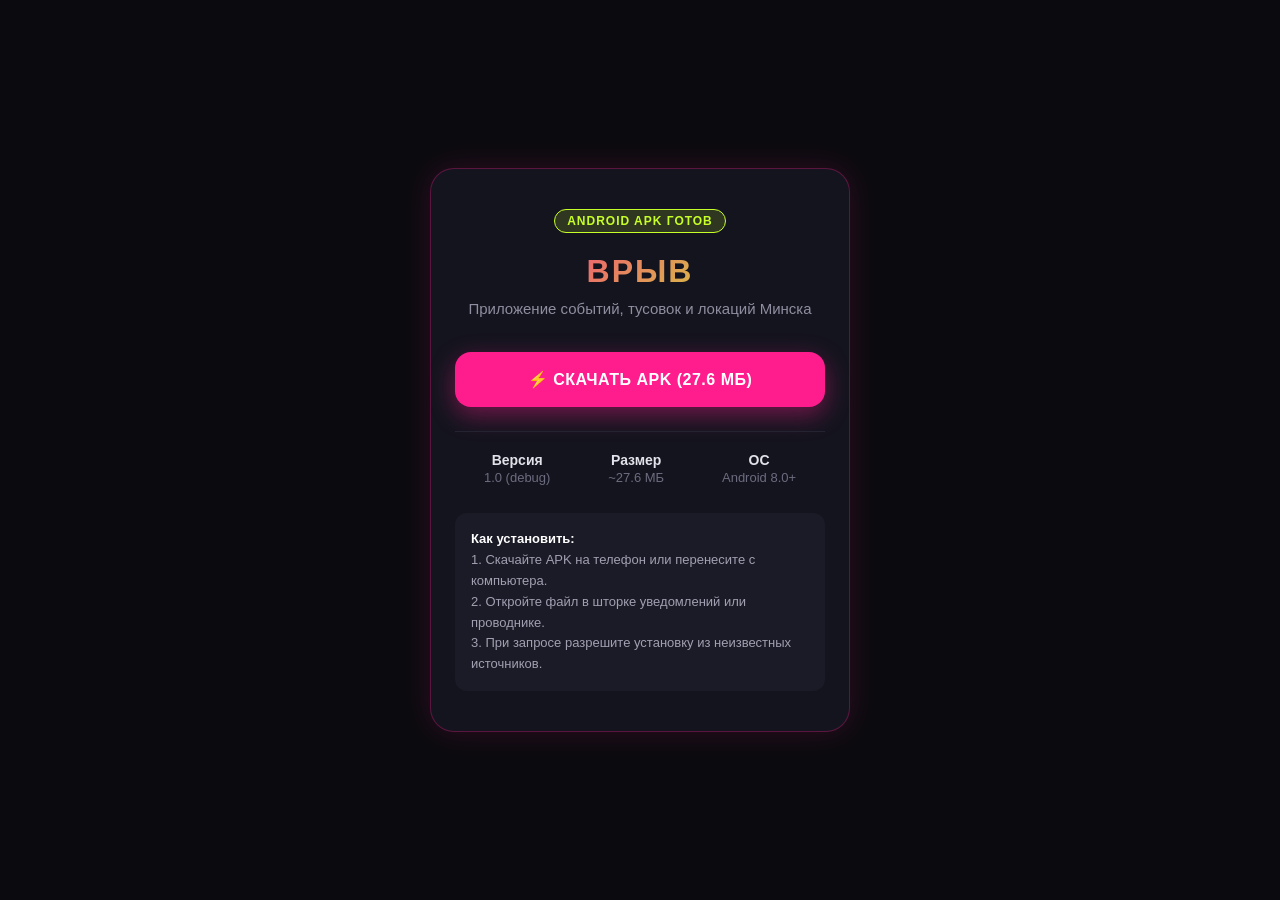
<file: public/index.html>
<!DOCTYPE html>
<html lang="ru">
<head>
  <meta charset="UTF-8">
  <meta name="viewport" content="width=device-width, initial-scale=1.0">
  <title>ВРЫВ — Скачать APK</title>
  <style>
    * {
      box-sizing: border-box;
      margin: 0;
      padding: 0;
      font-family: -apple-system, BlinkMacSystemFont, "Segoe UI", Roboto, Helvetica, Arial, sans-serif;
    }
    body {
      background-color: #0B0B0F;
      color: #FFFFFF;
      min-height: 100vh;
      display: flex;
      flex-direction: column;
      align-items: center;
      justify-content: center;
      padding: 24px;
      text-align: center;
    }
    .card {
      background: #14141E;
      border: 1px solid rgba(255, 29, 142, 0.3);
      box-shadow: 0 0 30px rgba(255, 29, 142, 0.15);
      border-radius: 24px;
      padding: 40px 24px;
      max-width: 420px;
      width: 100%;
    }
    .badge {
      display: inline-block;
      background: rgba(199, 255, 40, 0.15);
      color: #C7FF28;
      border: 1px solid #C7FF28;
      padding: 4px 12px;
      border-radius: 999px;
      font-size: 12px;
      font-weight: 700;
      letter-spacing: 1px;
      margin-bottom: 20px;
      text-transform: uppercase;
    }
    h1 {
      font-size: 32px;
      font-weight: 900;
      letter-spacing: 2px;
      margin-bottom: 8px;
      background: linear-gradient(135deg, #FF1D8E 0%, #C7FF28 100%);
      -webkit-background-clip: text;
      -webkit-text-fill-color: transparent;
    }
    p.subtitle {
      color: #8E8EA0;
      font-size: 15px;
      margin-bottom: 32px;
      line-height: 1.5;
    }
    .btn-download {
      display: block;
      background: #FF1D8E;
      color: #FFFFFF;
      text-decoration: none;
      font-weight: 800;
      font-size: 16px;
      padding: 18px 24px;
      border-radius: 16px;
      box-shadow: 0 8px 24px rgba(255, 29, 142, 0.4);
      transition: all 0.2s ease;
      letter-spacing: 0.5px;
    }
    .btn-download:hover {
      background: #E0137B;
      transform: translateY(-2px);
      box-shadow: 0 12px 28px rgba(255, 29, 142, 0.6);
    }
    .meta {
      margin-top: 24px;
      display: flex;
      justify-content: space-around;
      border-top: 1px solid #232332;
      padding-top: 20px;
      font-size: 13px;
      color: #6C6C80;
    }
    .meta span strong {
      color: #E2E2EA;
      display: block;
      margin-bottom: 2px;
      font-size: 14px;
    }
    .instructions {
      margin-top: 28px;
      background: #1B1B27;
      border-radius: 12px;
      padding: 16px;
      text-align: left;
      font-size: 13px;
      color: #A0A0B2;
      line-height: 1.6;
    }
    .instructions strong {
      color: #FFFFFF;
    }
  </style>
</head>
<body>
  <div class="card">
    <div class="badge">Android APK готов</div>
    <h1>ВРЫВ</h1>
    <p class="subtitle">Приложение событий, тусовок и локаций Минска</p>

    <a href="/app-debug.apk" download="vryv-minsk.apk" class="btn-download">
      ⚡ СКАЧАТЬ APK (27.6 МБ)
    </a>

    <div class="meta">
      <span><strong>Версия</strong> 1.0 (debug)</span>
      <span><strong>Размер</strong> ~27.6 МБ</span>
      <span><strong>ОС</strong> Android 8.0+</span>
    </div>

    <div class="instructions">
      <strong>Как установить:</strong><br>
      1. Скачайте APK на телефон или перенесите с компьютера.<br>
      2. Откройте файл в шторке уведомлений или проводнике.<br>
      3. При запросе разрешите установку из неизвестных источников.
    </div>
  </div>
</body>
</html>
</file>
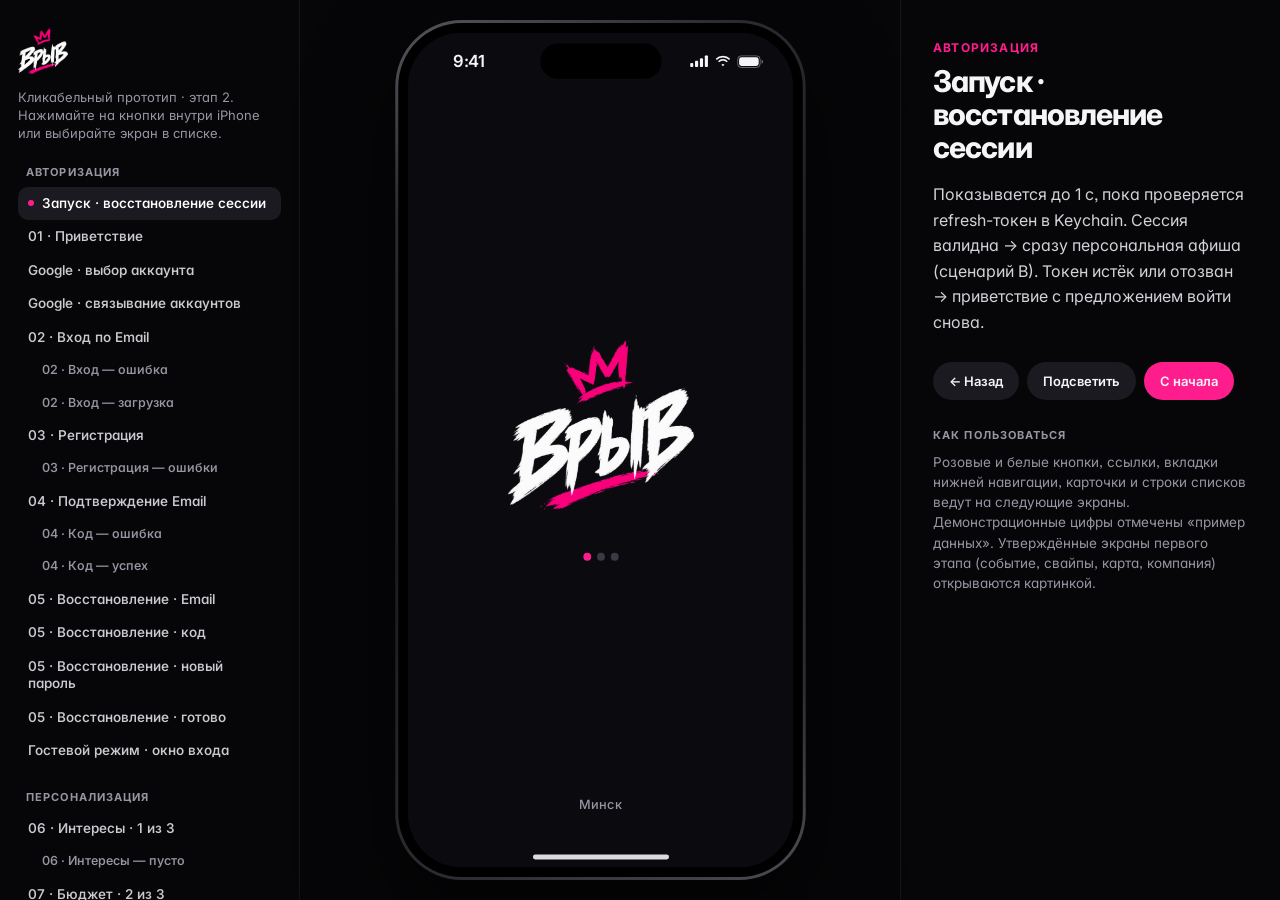
<file: extracted_assets/05_Исходники/prototype/index.html>
<!doctype html><html lang="ru"><head><meta charset="utf-8"><meta name="viewport" content="width=device-width,initial-scale=1">
<title>ВРЫВ — кликабельный прототип</title>
<link rel="stylesheet" href="common.css"><link rel="stylesheet" href="s2.css">
<style>
html,body{height:100%;background:#060608;overflow:hidden}
.app{display:grid;grid-template-columns:300px 1fr 380px;height:100vh}
aside{overflow-y:auto;padding:28px 18px 40px;border-right:1px solid rgba(255,255,255,.06)}
aside img.lg{height:46px}
.gt{font-size:11px;font-weight:700;letter-spacing:.1em;text-transform:uppercase;color:var(--text2);margin:22px 8px 8px}
.it{display:block;padding:8px 10px;border-radius:10px;font-size:13.5px;font-weight:550;color:#C9C9D0;cursor:pointer;line-height:1.3}
.it:hover{background:#141419}.it.on{background:#1A1A20;color:#fff}.it.on:before{content:"";display:inline-block;width:6px;height:6px;border-radius:3px;background:var(--pink);margin-right:8px;vertical-align:2px}
.it.st{padding-left:24px;font-size:12.5px;color:var(--text2)}
main{display:flex;align-items:center;justify-content:center;position:relative}
.device{width:419px;height:878px;border-radius:68px;padding:3px;position:relative;background:linear-gradient(150deg,#55555c 0%,#2a2a2f 18%,#1c1c20 50%,#2c2c31 82%,#4c4c53 100%);box-shadow:0 40px 90px rgba(0,0,0,.6);transform-origin:center}
.bezel{border-radius:65px;background:#000;padding:10px;width:100%;height:100%}
.phone{width:393px;height:852px;border-radius:55px;overflow:hidden;position:relative;transform:translateZ(0);background:var(--bg)}
.scroller{position:absolute;inset:0;overflow-y:auto;overflow-x:hidden;scrollbar-width:none}
.scroller::-webkit-scrollbar{display:none}
.island{position:absolute;top:11px;left:50%;transform:translateX(-50%);width:124px;height:36px;border-radius:18px;background:#000;z-index:200;pointer-events:none}
.phone .screen.long .sb,.phone .screen.long .tabbar,.phone .screen.long .homeind,.phone .screen.long .cta-bar,.phone .screen.long .fab,.phone .screen.long .fade-bottom{position:fixed}
.phone .screen.long .sb{background:rgba(11,11,15,.92);backdrop-filter:blur(20px)}
.phone .screen.long .nav{position:fixed;top:54px;background:rgba(11,11,15,.92);backdrop-filter:blur(20px)}
.phone [data-go]:hover{filter:brightness(1.12)}
.hot{position:absolute;cursor:pointer;z-index:50}
.side{padding:40px 32px;overflow-y:auto;border-left:1px solid rgba(255,255,255,.06)}
.kick{font-size:12px;font-weight:700;color:var(--pink);letter-spacing:.1em;text-transform:uppercase}
.side h1{font-size:30px;font-weight:760;letter-spacing:-.03em;line-height:1.1;margin-top:10px}
.side .lg2{font-size:16px;line-height:1.6;color:#D2D2D8;margin-top:18px}
.side .h{font-size:11px;font-weight:700;letter-spacing:.1em;text-transform:uppercase;color:var(--text2);margin-top:28px}
.side .tips{font-size:13.5px;color:var(--text2);line-height:1.5;margin-top:10px}
.ctrl{display:flex;gap:8px;margin-top:26px}
.ctrl button{white-space:nowrap;height:38px;font-size:13px!important;border-radius:20px;border:0;background:#1A1A20;color:var(--text);font:600 14px Inter;padding:0 16px;cursor:pointer}
.ctrl button.p{background:var(--pink)}
.phone .screen.long{padding-bottom:140px}
.hl [data-go]{outline:2px solid rgba(199,255,40,.7);outline-offset:-2px}
@media (max-width:1100px){.app{grid-template-columns:1fr}aside,.side{display:none}}
@media (max-width:520px){main{align-items:flex-start}}
</style></head><body>
<div class="app"><aside id="nav"><img class="lg" src="ph/logo.png"><div style="font-size:13px;color:var(--text2);margin-top:10px;line-height:1.4">Кликабельный прототип · этап 2. Нажимайте на кнопки внутри iPhone или выбирайте экран в списке.</div><div id="list"></div></aside>
<main><div class="device" id="dev"><div class="bezel"><div class="phone" id="phone"><div class="scroller" id="sc"></div><div class="island"></div></div></div></div></main>
<section class="side"><div class="kick" id="kk"></div><h1 id="tt"></h1><div class="lg2" id="lg"></div><div id="sts"></div>
<div class="ctrl"><button id="back">← Назад</button><button id="hl">Подсветить</button><button class="p" id="restart">С начала</button></div>
<div class="h">Как пользоваться</div><div class="tips">Розовые и белые кнопки, ссылки, вкладки нижней навигации, карточки и строки списков ведут на следующие экраны. Демонстрационные цифры отмечены «пример данных». Утверждённые экраны первого этапа (событие, свайпы, карта, компания) открываются картинкой.</div></section></div>
<script src="icons.js"></script><script src="s2-lib.js"></script><script src="s2-auth.js"></script><script src="s2-user.js"></script><script src="s2-biz.js"></script><script src="s2-mvp.js"></script>
<script>
const M={};SCREENS.forEach(s=>M[s.id]=s);
const TABHOT=(on)=>{const ids=['homeP','swipes','mapNow','compSearch','prof'];return ids.map((id,k)=>`<div class="hot" data-go="${id}" style="left:${16+k*72}px;bottom:26px;width:72px;height:64px"></div>`).join('')};
const LEG={event:['out/raw/screen_04.png','Страница события (этап 1)',`<div class="hot" data-go="homeP" style="left:16px;top:58px;width:44px;height:44px"></div><div class="hot" data-go="stOk" style="left:16px;bottom:34px;width:170px;height:54px"></div><div class="hot" data-go="compSearch" style="right:16px;bottom:34px;width:180px;height:54px"></div>`],
 swipes:['out/raw/screen_02.png','Свайпы (этап 1)',TABHOT(1)],map:['out/raw/screen_03.png','Карта (этап 1)',TABHOT(2)+`<div class="hot" data-go="filter" style="right:16px;top:58px;width:44px;height:44px"></div>`],company:['out/raw/screen_05.png','Поиск компании (этап 1)',`<div class="hot" data-go="event" style="left:12px;top:58px;width:44px;height:44px"></div>`+TABHOT(3)]};
const GN={auth:'Авторизация',pers:'Персонализация',user:'Личный профиль',biz:'Бизнес',states:'Системные состояния'};
let hist=[];
function list(){let h='',g='';for(const s of SCREENS){if(s.group!==g){g=s.group;h+=`<div class="gt">${GN[g]}</div>`}h+=`<a class="it ${s.state?'st':''}" data-id="${s.id}">${s.title}</a>`}document.getElementById('list').innerHTML=h;
 document.querySelectorAll('.it').forEach(a=>a.onclick=()=>go(a.dataset.id))}
function go(id,push=true){const sc=document.getElementById('sc');const cur=location.hash.slice(1);if(push&&cur&&cur!==id)hist.push(cur);
 if(LEG[id]){sc.innerHTML=`<div class="screen"><img src="${LEG[id][0]}" style="width:100%;height:100%;display:block">${LEG[id][2]}</div>`;setSide('Этап 1 · утверждено',LEG[id][1],'Экран из первого этапа без изменений. Отсюда можно вернуться в новые сценарии через нижнюю навигацию.',null)}
 else{const s=M[id]||M.splash;sc.innerHTML=s.html;setSide(GN[s.group],s.title,s.logic,s.states);id=s.id}
 sc.scrollTop=0;history.replaceState(null,'','#'+id);document.querySelectorAll('.it').forEach(a=>a.classList.toggle('on',a.dataset.id===id));
 sc.querySelectorAll('[data-go]').forEach(el=>el.addEventListener('click',e=>{e.stopPropagation();if(el.dataset.rctx)window.RCTX=el.dataset.rctx;if(el.dataset.go==='back'){const p=hist.pop();go(p||'homeP',false)}else go(el.dataset.go)}));
 if(id==='splash')setTimeout(()=>{if(location.hash==='#splash')go('welcome')},1600)}
function setSide(k,t,l,st){kk.textContent=k;tt.textContent=t;lg.textContent=l;sts.innerHTML=st?`<div class="h">Состояния</div><div style="display:flex;gap:8px;flex-wrap:wrap;margin-top:10px">${st.map(x=>`<button class="chip" style="border:0;cursor:pointer;font:600 13px Inter" onclick="go('${x}')">${M[x].title.split(' — ')[1]||M[x].title}</button>`).join('')}</div>`:''}
back.onclick=()=>{const p=hist.pop();if(p)go(p,false)};restart.onclick=()=>{hist=[];go('splash')};
hl.onclick=()=>document.getElementById('phone').classList.toggle('hl');
function fit(){const d=document.getElementById('dev');const H=window.innerHeight-40,W=document.querySelector('main').clientWidth-20;const s=Math.min(1,H/878,W/419);d.style.transform=`scale(${s})`}
window.addEventListener('resize',fit);list();fit();go(location.hash.slice(1)||'splash',false);
</script></body></html>
</file>
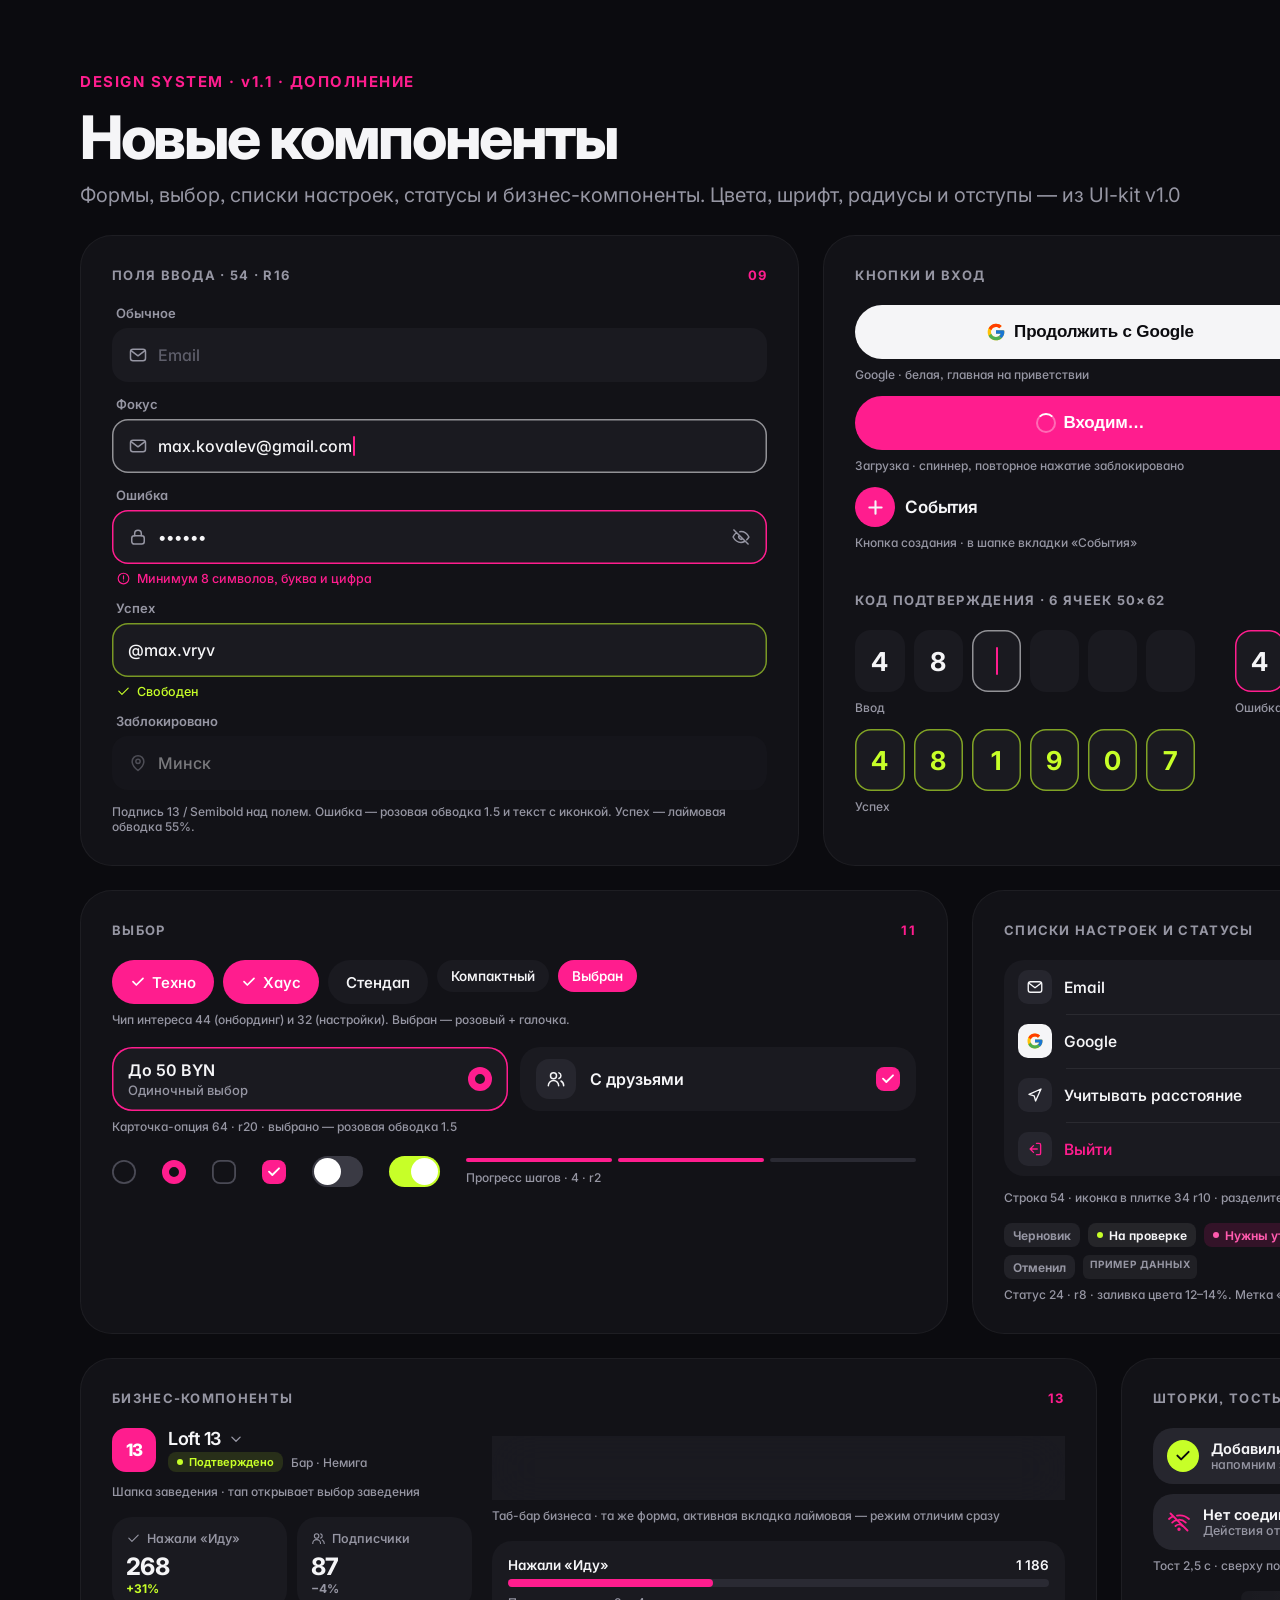
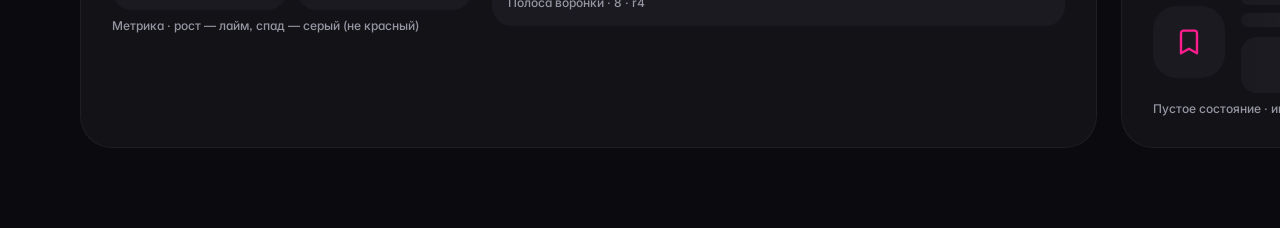
<file: extracted_assets/05_Исходники/prototype/uikit2.html>
<!doctype html><html lang="ru"><head><meta charset="utf-8"><link rel="stylesheet" href="common.css"><link rel="stylesheet" href="s2.css">
<style>body{background:var(--bg)}#st{width:1920px;padding:72px 80px 80px;background:var(--bg)}
.grid{display:grid;grid-template-columns:repeat(12,1fr);gap:24px;margin-top:28px}
.panel{background:#121217;border-radius:32px;padding:32px;box-shadow:inset 0 0 0 1px rgba(255,255,255,.05)}
.pt{font-size:13px;font-weight:700;letter-spacing:.1em;text-transform:uppercase;color:var(--text2);margin-bottom:22px;display:flex;justify-content:space-between}.pt b{color:var(--pink)}
.c2{font-size:12px;color:var(--text2);margin-top:8px;font-weight:500}
</style></head><body><script src="icons.js"></script><script src="s2-lib.js"></script><div id="st"></div><script>
document.getElementById('st').innerHTML=`
<div style="display:flex;justify-content:space-between;align-items:flex-end"><div><div style="font-size:15px;font-weight:700;color:var(--pink);letter-spacing:.1em">DESIGN SYSTEM · v1.1 · ДОПОЛНЕНИЕ</div><div style="font-size:60px;font-weight:780;letter-spacing:-.04em;margin-top:10px">Новые компоненты</div><div style="font-size:20px;color:var(--text2);margin-top:10px">Формы, выбор, списки настроек, статусы и бизнес-компоненты. Цвета, шрифт, радиусы и отступы — из UI-kit v1.0</div></div><img src="ph/logo.png" style="height:110px"></div>
<div class="grid">
<div class="panel" style="grid-column:span 5"><div class="pt">Поля ввода · 54 · r16 <b>09</b></div>
${FIELD('Обычное','Email',{ph:true,icon:'mail'})}${FIELD('Фокус','max.kovalev@gmail.com',{icon:'mail',st:'focus'})}${FIELD('Ошибка','••••••',{icon:'lock',st:'err',right:ic('eyeOff'),hint:'Минимум 8 символов, буква и цифра',hst:'err'})}${FIELD('Успех','@max.vryv',{st:'ok',hint:'Свободен',hst:'ok'})}${FIELD('Заблокировано','Минск',{st:'dis',icon:'pin'})}
<div class="c2" style="margin-top:14px">Подпись 13 / Semibold над полем. Ошибка — розовая обводка 1.5 и текст с иконкой. Успех — лаймовая обводка 55%.</div></div>
<div class="panel" style="grid-column:span 7"><div class="pt">Кнопки и вход <b>10</b></div>
<div style="display:grid;grid-template-columns:1fr 1fr;gap:14px">
<div><button class="btn white">${GOOGLE}Продолжить с Google</button><div class="c2">Google · белая, главная на приветствии</div></div>
<div><button class="btn sec">${ic('mail','style="width:20px;height:20px"')}Войти по Email</button><div class="c2">Email ВРЫВ · вторичная</div></div>
<div><button class="btn pri"><span class="spin"></span>Входим…</button><div class="c2">Загрузка · спиннер, повторное нажатие заблокировано</div></div>
<div><button class="btn dis">Продолжить · 1</button><div class="c2">Неактивна · #2A2A33</div></div>
<div><div style="display:flex;gap:10px;align-items:center"><div class="ibtn" style="background:var(--pink)">${ic('plus','style="stroke-width:2.4"')}</div><span class="t-h3">События</span></div><div class="c2">Кнопка создания · в шапке вкладки «События»</div></div>
<div><button class="btn ghost">Создать ещё одно</button><div class="c2">Текстовая</div></div></div>
<div class="pt" style="margin-top:28px">Код подтверждения · 6 ячеек 50×62 <b></b></div>
<div style="display:flex;gap:40px"><div style="width:340px"><div class="code" style="margin-top:0"><div>4</div><div>8</div><div class="f"><span class="caret" style="height:28px"></span></div><div></div><div></div><div></div></div><div class="c2">Ввод</div></div><div style="width:340px"><div class="code err" style="margin-top:0"><div>4</div><div>8</div><div>1</div><div>9</div><div>0</div><div>2</div></div><div class="c2">Ошибка</div></div></div>
<div class="code ok" style="margin-top:14px;width:340px"><div>4</div><div>8</div><div>1</div><div>9</div><div>0</div><div>7</div></div><div class="c2">Успех</div></div>

<div class="panel" style="grid-column:span 6"><div class="pt">Выбор <b>11</b></div>
<div style="display:flex;flex-wrap:wrap;gap:9px">${['Техно','Хаус','Стендап'].map((t,i)=>`<div class="chip big ${i<2?'sel':''}">${i<2?ic('check','style="width:16px;height:16px;stroke-width:2.6"'):''}${t}</div>`).join('')}<div class="chip" style="height:32px;font-size:13.5px">Компактный</div><div class="chip sel" style="height:32px;font-size:13.5px">Выбран</div></div>
<div class="c2">Чип интереса 44 (онбординг) и 32 (настройки). Выбран — розовый + галочка.</div>
<div style="display:grid;grid-template-columns:1fr 1fr;gap:12px;margin-top:20px"><div class="opt on" style="margin:0"><div style="flex:1"><div>До 50 BYN</div><div class="sub2">Одиночный выбор</div></div><div class="radio on"></div></div><div class="opt" style="margin:0"><div class="oico">${ic('users')}</div><div style="flex:1">С друзьями</div><div class="cbx on">${ic('check')}</div></div></div>
<div class="c2">Карточка-опция 64 · r20 · выбрано — розовая обводка 1.5</div>
<div style="display:flex;gap:26px;align-items:center;margin-top:22px"><div class="radio"></div><div class="radio on"></div><div class="cbx"></div><div class="cbx on">${ic('check')}</div><div class="tg"></div><div class="tg on"></div><div style="flex:1"><div class="prog" style="margin:0"><i class="on"></i><i class="on"></i><i></i></div><div class="c2">Прогресс шагов · 4 · r2</div></div></div></div>

<div class="panel" style="grid-column:span 6"><div class="pt">Списки настроек и статусы <b>12</b></div>
<div class="grp">${LI('mail','Email','max.kovalev@gmail.com')}<div class="li"><div class="lico" style="background:#F5F5F7">${GOOGLE.replace('width="20" height="20"','width="18" height="18"')}</div><span>Google</span><span class="v"><span class="status st-ok" style="height:22px"><i></i>Подключён</span>${ic('chevR')}</span></div>${LI('locate','Учитывать расстояние','',{tg:true})}${LI('logout','Выйти','',{danger:true,chev:false})}</div>
<div class="c2">Строка 54 · иконка в плитке 34 r10 · разделитель с отступом 62</div>
<div style="display:flex;gap:8px;flex-wrap:wrap;margin-top:18px"><span class="status st-mute">Черновик</span><span class="status st-wait"><i style="background:var(--lime)"></i>На проверке</span><span class="status st-pink"><i></i>Нужны уточнения</span><span class="status st-ok"><i></i>Подтверждено</span><span class="status st-mute" style="text-decoration:line-through">Отклонено</span><span class="status st-pink"><i></i>Собираюсь</span><span class="status st-ok"><i></i>Посетил</span><span class="status st-mute">Отменил</span><span class="demo">пример данных</span></div>
<div class="c2">Статус 24 · r8 · заливка цвета 12–14%. Метка «пример данных» на всех демо-цифрах.</div></div>

<div class="panel" style="grid-column:span 7"><div class="pt">Бизнес-компоненты <b>13</b></div>
<div style="display:flex;gap:20px;align-items:flex-start"><div style="width:360px">${BIZHEAD()}<div class="c2" style="margin-top:12px">Шапка заведения · тап открывает выбор заведения</div>
<div class="kpis" style="margin-top:18px"><div class="kpi"><div class="l">${ic('check')}Нажали «Иду»</div><div class="n">268</div><div class="dl">+31%</div></div><div class="kpi"><div class="l">${ic('users')}Подписчики</div><div class="n">87</div><div class="dl neg">−4%</div></div></div><div class="c2">Метрика · рост — лайм, спад — серый (не красный)</div></div>
<div style="flex:1"><div style="position:relative;height:80px"><div class="tabbar biztab" style="left:0;right:0;bottom:8px">${[['grid','Обзор'],['calendar','События'],['chart','Аудитория'],['chat','Сообщения'],['gear','Настройки']].map(([i,l],k)=>`<div class="tab ${k===0?'on':''}">${ic(i)}<span>${l}</span></div>`).join('')}</div></div><div class="c2" style="margin-top:0">Таб-бар бизнеса · та же форма, активная вкладка лаймовая — режим отличим сразу</div>
<div style="margin-top:18px;background:var(--card);border-radius:20px;padding:16px"><div style="display:flex;justify-content:space-between;font-size:13.5px;font-weight:600"><span>Нажали «Иду»</span><span>1 186</span></div><div style="height:8px;border-radius:4px;background:#2A2A33;margin-top:6px"><div style="height:8px;border-radius:4px;background:var(--pink);width:38%"></div></div><div class="c2">Полоса воронки · 8 · r4</div></div></div></div></div>

<div class="panel" style="grid-column:span 5"><div class="pt">Шторки, тосты, пустые <b>14</b></div>
<div class="toast" style="position:static;box-shadow:none"><div style="width:32px;height:32px;border-radius:50%;background:var(--lime);color:#0B0B0F;display:flex;align-items:center;justify-content:center">${ic('check','style="width:18px;height:18px;stroke-width:2.6"')}</div><div style="flex:1"><div style="font-size:14.5px;font-weight:650">Добавили в планы</div><div class="t-cap" style="font-size:12.5px">напомним за 3 часа</div></div><span class="link" style="font-size:14px">Отменить</span></div>
<div class="toast" style="position:static;box-shadow:none;margin-top:10px">${ic('wifiOff','style="color:var(--pink)"')}<div style="flex:1"><div style="font-size:14.5px;font-weight:650">Нет соединения</div><div class="t-cap" style="font-size:12.5px">Действия отправим позже</div></div><button class="btn sec sm" style="height:32px;padding:0 12px;font-size:13px">Повторить</button></div>
<div class="c2">Тост 2,5 с · сверху под Dynamic Island</div>
<div style="display:flex;gap:16px;margin-top:18px;align-items:center"><div style="width:72px;height:72px;border-radius:24px;background:var(--card);display:flex;align-items:center;justify-content:center;color:var(--pink)">${ic('bookmark','style="width:32px;height:32px"')}</div><div style="flex:1"><div class="skel" style="height:14px;width:70%"></div><div class="skel" style="height:14px;width:45%;margin-top:8px"></div><div class="skel" style="height:56px;margin-top:10px;border-radius:16px"></div></div></div>
<div class="c2">Пустое состояние · иконка в плитке 72–84 · скелетоны повторяют раскладку</div></div>
</div>`;
</script></body></html>
</file>
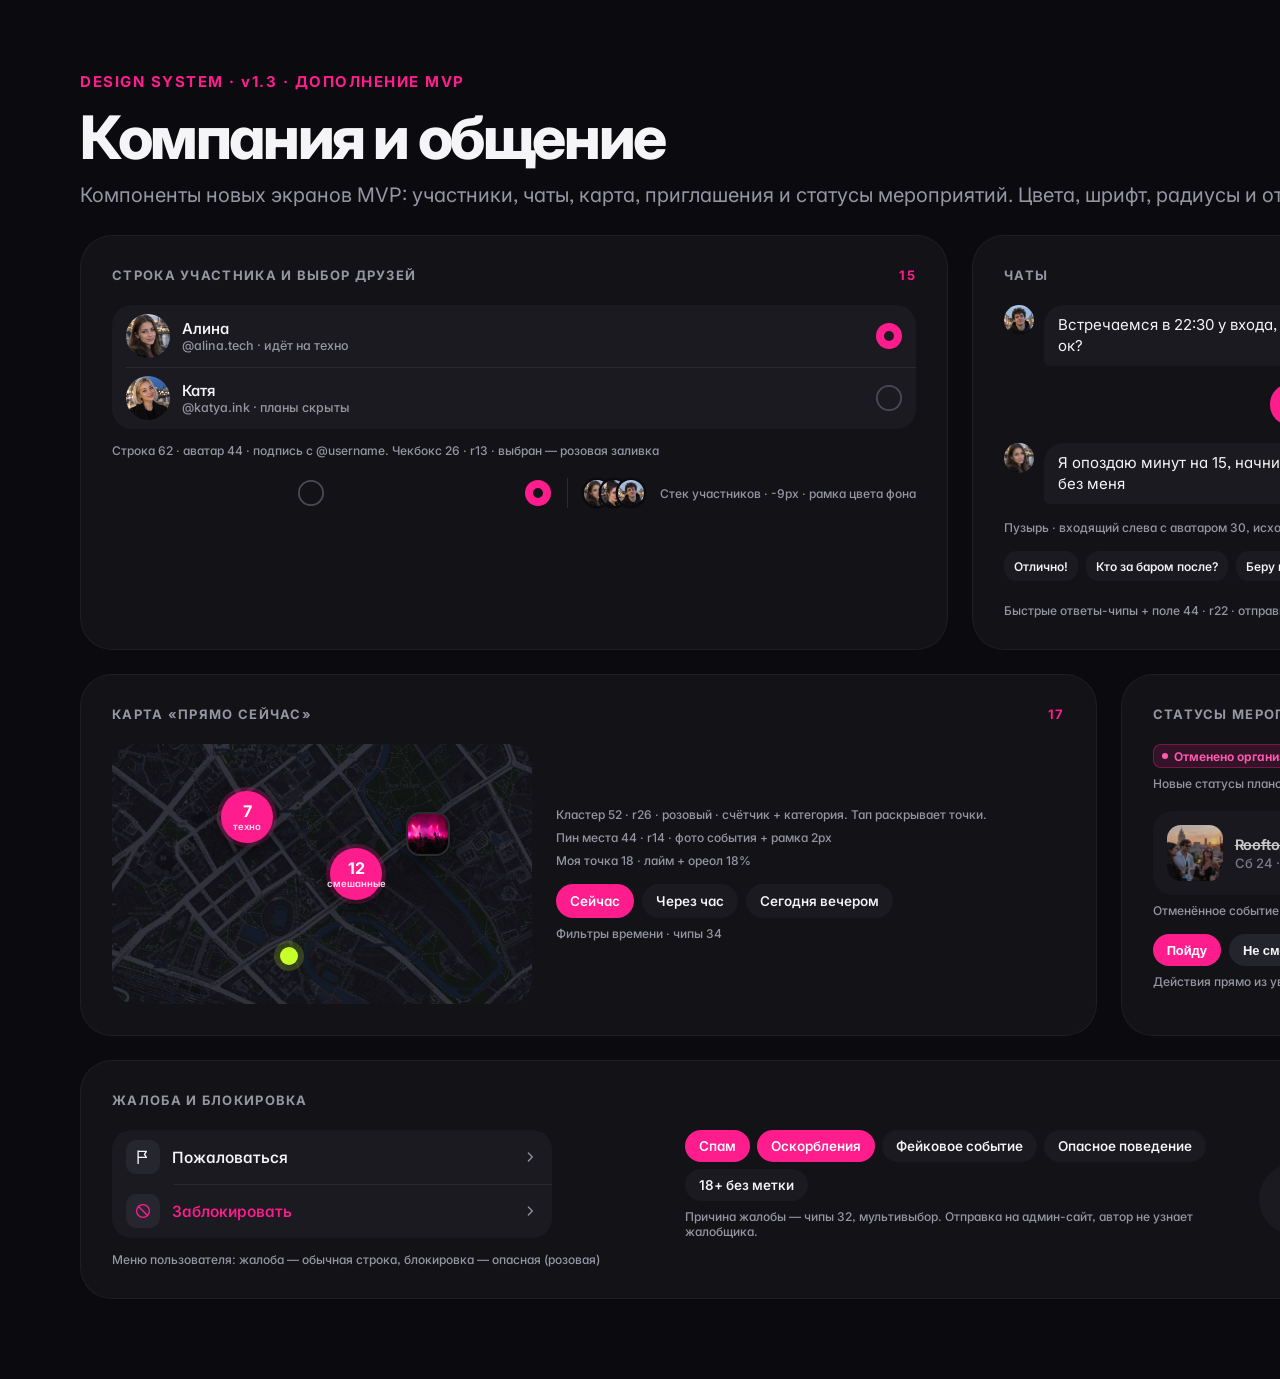
<file: extracted_assets/05_Исходники/prototype/uikit3.html>
<!doctype html><html lang="ru"><head><meta charset="utf-8"><link rel="stylesheet" href="common.css"><link rel="stylesheet" href="s2.css">
<style>body{background:var(--bg)}#st{width:1920px;padding:72px 80px 80px;background:var(--bg)}
.grid{display:grid;grid-template-columns:repeat(12,1fr);gap:24px;margin-top:28px}
.panel{background:#121217;border-radius:32px;padding:32px;box-shadow:inset 0 0 0 1px rgba(255,255,255,.05)}
.pt{font-size:13px;font-weight:700;letter-spacing:.1em;text-transform:uppercase;color:var(--text2);margin-bottom:22px;display:flex;justify-content:space-between}.pt b{color:var(--pink)}
.c2{font-size:12px;color:var(--text2);margin-top:8px;font-weight:500}
</style></head><body><script src="icons.js"></script><script src="s2-lib.js"></script><div id="st"></div><script>
document.getElementById('st').innerHTML=`
<div style="display:flex;justify-content:space-between;align-items:flex-end"><div><div style="font-size:15px;font-weight:700;color:var(--pink);letter-spacing:.1em">DESIGN SYSTEM · v1.3 · ДОПОЛНЕНИЕ MVP</div><div style="font-size:60px;font-weight:780;letter-spacing:-.04em;margin-top:10px">Компания и общение</div><div style="font-size:20px;color:var(--text2);margin-top:10px">Компоненты новых экранов MVP: участники, чаты, карта, приглашения и статусы мероприятий. Цвета, шрифт, радиусы и отступы — из UI-kit v1.0</div></div><img src="ph/logo.png" style="height:110px"></div>
<div class="grid">
<div class="panel" style="grid-column:span 6"><div class="pt">Строка участника и выбор друзей <b>15</b></div>
<div class="grp">${[['av1','Алина','@alina.tech · идёт на техно',1],['av3','Катя','@katya.ink · планы скрыты',0]].map(([a,n,s,on])=>`<div class="li noi" style="min-height:62px">${AV(a,44)}<div><div style="font-size:15px">${n}</div><div class="t-cap" style="font-size:12.5px">${s}</div></div><div class="chk ${on?'on':''}"></div></div>`).join('')}</div>
<div class="c2">Строка 62 · аватар 44 · подпись с @username. Чекбокс 26 · r13 · выбран — розовая заливка</div>
<div style="display:flex;gap:16px;align-items:center;margin-top:20px"><div class="chk"></div><div class="chk on"></div><div style="width:1px;height:30px;background:#2A2A33"></div><div class="stack">${AV('av1',26)}${AV('av5',26)}${AV('av4',26)}</div><div class="c2" style="margin:0">Стек участников · -9px · рамка цвета фона</div></div></div>

<div class="panel" style="grid-column:span 6"><div class="pt">Чаты <b>16</b></div>
<div style="display:flex;flex-direction:column;gap:10px;max-width:520px">
<div style="display:flex;gap:10px">${AV('av4',30)}<div class="bubble in">Встречаемся в 22:30 у входа, ок?</div></div>
<div style="display:flex;gap:10px;justify-content:flex-end"><div class="bubble out">Ок! Займу очередь в гардероб</div></div>
<div style="display:flex;gap:10px">${AV('av1',30)}<div class="bubble in">Я опоздаю минут на 15, начните без меня</div></div></div>
<div class="c2">Пузырь · входящий слева с аватаром 30, исходящий справа · розовый</div>
<div style="display:flex;gap:8px;margin-top:16px">${['Отлично!','Кто за баром после?','Беру подругу'].map(t=>`<span class="chip sm" style="height:30px">${t}</span>`).join('')}<div style="flex:1"></div><div style="display:flex;gap:10px;align-items:center"><div class="inp" style="flex:1;height:44px;border-radius:22px"><span class="sp ph-t">Сообщение</span></div><div class="ibtn" style="background:var(--pink);width:44px;height:44px;border-radius:22px">${ic('send','style="width:19px;height:19px"')}</div></div></div>
<div class="c2">Быстрые ответы-чипы + поле 44 · r22 · отправка розовой кнопкой</div></div>

<div class="panel" style="grid-column:span 7"><div class="pt">Карта «Прямо сейчас» <b>17</b></div>
<div style="display:flex;gap:24px;align-items:center">
<div style="width:420px;height:260px;border-radius:24px;overflow:hidden;position:relative;background:#0D0D11"><img src="map/minsk_dark.png" style="width:100%;height:100%;object-fit:cover;opacity:.85">
<div class="mcluster" style="top:18%;left:26%"><b>7</b><span>техно</span></div>
<div class="mcluster" style="top:40%;left:52%"><b>12</b><span>смешанные</span></div>
<div class="mpin" style="top:26%;left:70%"><img src="${I('techno')}" style="width:100%;height:100%;object-fit:cover;border-radius:12px"></div>
<div style="position:absolute;left:40%;top:78%;width:18px;height:18px;border-radius:9px;background:var(--lime);box-shadow:0 0 0 6px rgba(199,255,40,.18)"></div></div>
<div style="flex:1">
<div class="c2" style="margin:0">Кластер 52 · r26 · розовый · счётчик + категория. Тап раскрывает точки.</div>
<div class="c2">Пин места 44 · r14 · фото события + рамка 2px</div>
<div class="c2">Моя точка 18 · лайм + ореол 18%</div>
<div style="display:flex;gap:8px;margin-top:16px">${['Сейчас','Через час','Сегодня вечером'].map((t,i)=>`<div class="chip ${i?'':'on'}" style="height:34px;font-size:13.5px">${t}</div>`).join('')}</div>
<div class="c2">Фильтры времени · чипы 34</div></div></div></div>

<div class="panel" style="grid-column:span 5"><div class="pt">Статусы мероприятий <b>18</b></div>
<div style="display:flex;gap:8px;flex-wrap:wrap"><span class="status st-off"><i></i>Отменено организатором</span><span class="status st-wait"><i></i>Перенесено</span><span class="status st-mute">Завершено</span><span class="status st-off"><i></i>Нет мест</span><span class="status st-wait"><i style="background:var(--lime)"></i>Ждёт ответа</span></div>
<div class="c2">Новые статусы планов: отменено и нет мест — розовые, перенос — ожидание, завершено — серые</div>
<div style="margin-top:20px;background:var(--card);border-radius:20px;padding:14px;display:flex;gap:12px;align-items:center;opacity:.8"><div class="ph" style="width:56px;height:56px;border-radius:14px;flex:none"><img src="${I('rooftop')}"></div><div style="flex:1"><div class="t-h3" style="font-size:14.5px;text-decoration:line-through">Rooftop Sunset Party</div><div class="t-cap" style="margin-top:2px">Сб 24 · 18:00 · план удалён</div></div><span class="status st-off" style="height:22px"><i></i>Отменено</span></div>
<div class="c2">Отменённое событие: зачёркнутый заголовок, карточка приглушена 75%</div>
<div style="display:flex;gap:8px;margin-top:16px">${['Пойду','Не смогу'].map((t,i)=>`<button class="btn ${i?'sec':'pri'} sm" style="height:32px;padding:0 14px;font-size:13px">${t}</button>`).join('')}</div>
<div class="c2">Действия прямо из уведомления · кнопки 32</div></div>

<div class="panel" style="grid-column:span 12"><div class="pt">Жалоба и блокировка <b>19</b></div>
<div style="display:flex;gap:24px">
<div style="flex:1"><div class="grp" style="max-width:440px">${LI('flag','Пожаловаться','',{chev:true})}${LI('ban','Заблокировать','',{danger:true,chev:true})}</div><div class="c2">Меню пользователя: жалоба — обычная строка, блокировка — опасная (розовая)</div></div>
<div style="flex:1"><div style="display:flex;flex-wrap:wrap;gap:7px;max-width:560px">${['Спам','Оскорбления','Фейковое событие','Опасное поведение','18+ без метки'].map((t,i)=>`<span class="chip ${i<2?'sel':''}" style="height:32px;font-size:13.5px">${t}</span>`).join('')}</div><div class="c2">Причина жалобы — чипы 32, мультивыбор. Отправка на админ-сайт, автор не узнает жалобщика.</div></div>
<div style="flex:1;display:flex;gap:16px;align-items:center"><div style="width:72px;height:72px;border-radius:36px;background:var(--card);display:flex;align-items:center;justify-content:center">${ic('ban','style="width:34px;height:34px;color:var(--pink)"')}</div><div><div class="t-h3">Пользователь заблокирован</div><div class="c2" style="margin-top:4px">Иконка в круге 72 · розовый бан · сообщения скрыты</div></div></div></div></div>
</div>`;
</script></body></html>
</file>
<file: extracted_assets/05_Исходники/prototype/common.css>
@font-face{font-family:Inter;src:url(fonts/Inter.ttf) format('truetype');font-weight:100 900;}
:root{
  --bg:#0B0B0F; --card:#1A1A20; --card2:#24242C; --line:rgba(255,255,255,.07);
  --pink:#FF1D8E; --lime:#C7FF28; --text:#F5F5F7; --text2:#9696A3;
  --r-xl:28px; --r-l:22px; --r-m:16px; --r-s:12px;
}
*{box-sizing:border-box;margin:0;padding:0}
body{background:#000;font-family:Inter,system-ui,sans-serif;color:var(--text);-webkit-font-smoothing:antialiased;font-feature-settings:'cv11','ss03'}
.ico{width:24px;height:24px;fill:none;stroke:currentColor;stroke-width:1.8;stroke-linecap:round;stroke-linejoin:round;flex:none;display:block}
.screen{width:393px;height:852px;position:relative;overflow:hidden;background:var(--bg)}
.screen.long{height:auto;min-height:852px;padding-bottom:110px}

/* status bar */
.sb{position:absolute;top:0;left:0;right:0;height:54px;display:flex;align-items:center;justify-content:space-between;padding:4px 30px 0 46px;z-index:50;font-weight:600;font-size:17px;letter-spacing:-.01em}
.sb .r{display:flex;gap:6px;align-items:center}
.sb svg{display:block}

/* typography */
.t-display{font-size:34px;font-weight:750;letter-spacing:-.035em;line-height:1.05}
.t-title{font-size:26px;font-weight:720;letter-spacing:-.03em;line-height:1.1}
.t-h2{font-size:21px;font-weight:700;letter-spacing:-.025em}
.t-h3{font-size:17px;font-weight:620;letter-spacing:-.015em}
.t-body{font-size:15px;line-height:1.45;color:var(--text2)}
.t-cap{font-size:13px;color:var(--text2);font-weight:500}
.t-micro{font-size:11px;font-weight:600;letter-spacing:.02em}
.muted{color:var(--text2)}

/* chips & buttons */
.chips{display:flex;gap:8px;overflow:hidden;padding:0 16px}
.chip{height:34px;padding:0 14px;border-radius:17px;background:var(--card);display:inline-flex;align-items:center;gap:6px;font-size:14px;font-weight:560;white-space:nowrap;color:var(--text);flex:none}
.chip.on{background:var(--pink);color:#fff}
.chip.lime{background:var(--lime);color:#0B0B0F}
.chip.out{background:transparent;box-shadow:inset 0 0 0 1px rgba(255,255,255,.14)}
.chip.sm{height:26px;padding:0 10px;font-size:12px;border-radius:13px}
.tag{height:24px;padding:0 9px;border-radius:8px;background:rgba(255,255,255,.1);display:inline-flex;align-items:center;font-size:12px;font-weight:600;white-space:nowrap}
.tag.glass{background:rgba(11,11,15,.55);backdrop-filter:blur(14px)}
.tag.pink{background:var(--pink);color:#fff}
.tag.lime{background:var(--lime);color:#0B0B0F}
.btn{height:54px;border-radius:27px;display:flex;align-items:center;justify-content:center;gap:8px;font-size:17px;font-weight:650;letter-spacing:-.01em;border:0;width:100%}
.btn.pri{background:var(--pink);color:#fff}
.btn.sec{background:var(--card2);color:var(--text)}
.btn.lime{background:var(--lime);color:#0B0B0F}
.btn.sm{height:36px;border-radius:18px;font-size:14px;width:auto;padding:0 16px}
.ibtn{width:40px;height:40px;border-radius:20px;background:var(--card);display:flex;align-items:center;justify-content:center;color:var(--text);flex:none}
.ibtn.glass{background:rgba(20,20,26,.55);backdrop-filter:blur(18px)}
.ibtn .ico{width:21px;height:21px}
.dot{width:8px;height:8px;border-radius:4px;background:var(--pink)}
.live{display:inline-flex;align-items:center;gap:6px}
.live i{width:7px;height:7px;border-radius:4px;background:var(--lime);display:block}

/* avatars */
.av{width:32px;height:32px;border-radius:50%;object-fit:cover;object-position:50% 25%;flex:none;display:block}
.stack{display:flex}
.stack .av{box-shadow:0 0 0 2.5px var(--bg);margin-left:-9px}
.stack .av:first-child{margin-left:0}
.stack.oncard .av{box-shadow:0 0 0 2.5px var(--card)}
.stack .more{width:32px;height:32px;border-radius:50%;background:var(--card2);margin-left:-9px;box-shadow:0 0 0 2.5px var(--bg);font-size:11px;font-weight:700;display:flex;align-items:center;justify-content:center}

/* photo card */
.ph{position:relative;overflow:hidden;background:#222}
.ph>img{position:absolute;inset:0;width:100%;height:100%;object-fit:cover}
.scrim:after{content:"";position:absolute;inset:0;background:linear-gradient(180deg,rgba(0,0,0,0) 40%,rgba(0,0,0,.78) 100%)}
.ph .in{position:absolute;z-index:2}

/* section header */
.sec-h{display:flex;align-items:baseline;justify-content:space-between;padding:0 16px;margin:26px 0 12px}
.sec-h a{font-size:14px;color:var(--text2);font-weight:550;text-decoration:none}

/* tab bar (floating, iOS 26 style) */
.tabbar{position:absolute;left:16px;right:16px;bottom:26px;height:64px;border-radius:32px;background:rgba(30,30,37,.72);backdrop-filter:blur(24px) saturate(140%);box-shadow:inset 0 0 0 1px rgba(255,255,255,.07);display:flex;align-items:center;justify-content:space-around;padding:0 6px;z-index:40}
.tab{display:flex;flex-direction:column;align-items:center;gap:3px;font-size:10.5px;font-weight:600;color:var(--text2);width:66px;height:54px;justify-content:center;border-radius:27px}
.tab .ico{width:24px;height:24px}
.tab.on{color:var(--pink);background:rgba(255,255,255,.07)}
.homeind{position:absolute;bottom:8px;left:50%;transform:translateX(-50%);width:139px;height:5px;border-radius:3px;background:rgba(255,255,255,.85);z-index:60}
.fade-bottom{position:absolute;left:0;right:0;bottom:0;height:130px;background:linear-gradient(180deg,rgba(11,11,15,0),rgba(11,11,15,.92) 60%);z-index:30;pointer-events:none}
</file>
<file: extracted_assets/05_Исходники/prototype/s2.css>
/* ВРЫВ — расширение дизайн-системы: формы, списки, бизнес */
.nav{position:absolute;top:54px;left:0;right:0;height:52px;display:flex;align-items:center;justify-content:space-between;padding:0 12px;z-index:20}
.nav .t{font-size:17px;font-weight:650;letter-spacing:-.015em;position:absolute;left:70px;right:70px;text-align:center;white-space:nowrap}
.nav .gh{width:40px;height:40px;display:flex;align-items:center;justify-content:center;color:var(--text)}
.nav .lnk{font-size:15px;font-weight:600;color:var(--text2);padding:0 6px}
.body{position:absolute;top:106px;left:0;right:0;bottom:0;padding:0 16px;overflow:hidden}
.h-big{font-size:30px;font-weight:750;letter-spacing:-.035em;line-height:1.08}
.sub{font-size:15px;color:var(--text2);line-height:1.45;margin-top:8px}
/* form fields */
.fl{margin-top:14px}
.fl label{display:block;font-size:13px;font-weight:600;color:var(--text2);margin:0 0 7px 4px}
.inp{height:54px;border-radius:16px;background:var(--card);display:flex;align-items:center;gap:10px;padding:0 16px;font-size:16px;font-weight:500;color:var(--text)}
.inp .ph-t{color:#5E5E6A}
.inp .ico{width:20px;height:20px;color:var(--text2)}
.inp.focus{box-shadow:inset 0 0 0 1.5px rgba(245,245,247,.55)}
.inp.err{box-shadow:inset 0 0 0 1.5px var(--pink)}
.inp.ok{box-shadow:inset 0 0 0 1.5px rgba(199,255,40,.55)}
.inp.dis{opacity:.45}
.inp .sp{flex:1;min-width:0;white-space:nowrap;overflow:hidden;text-overflow:ellipsis}
.inp.area{height:96px;align-items:flex-start;padding-top:15px;line-height:1.4;font-size:15px}
.hint{font-size:12.5px;color:var(--text2);margin:7px 4px 0;display:flex;gap:6px;align-items:center;font-weight:500}
.hint.err{color:var(--pink)} .hint.ok{color:var(--lime)}
.hint .ico{width:15px;height:15px}
.caret{display:inline-block;width:2px;height:20px;background:var(--pink);margin-left:1px;vertical-align:-4px;border-radius:1px}
/* progress */
.prog{display:flex;gap:6px;flex:1;margin:0 12px}
.prog i{flex:1;height:4px;border-radius:2px;background:#2A2A33;display:block}
.prog i.on{background:var(--pink)}
.stepl{font-size:13px;font-weight:650;color:var(--text2);white-space:nowrap}
/* bottom CTA */
.cta{position:absolute;left:16px;right:16px;bottom:34px;z-index:30}
.cta-bar{position:absolute;left:0;right:0;bottom:0;padding:12px 16px 34px;background:rgba(11,11,15,.9);backdrop-filter:blur(22px);border-top:1px solid var(--line);z-index:30}
.btn.dis{background:#2A2A33;color:#6C6C78}
.btn.ghost{background:transparent;color:var(--text)}
.btn.white{background:#F5F5F7;color:#0B0B0F}
.spin{width:20px;height:20px;border-radius:50%;border:2.4px solid rgba(255,255,255,.35);border-top-color:#fff;display:block}
.or{display:flex;align-items:center;gap:12px;color:var(--text2);font-size:13px;font-weight:500;margin:18px 0}
.or:before,.or:after{content:"";flex:1;height:1px;background:var(--line)}
.link{color:var(--pink);font-weight:600}
/* selectable */
.chip.sel{background:var(--pink);color:#fff}
.chip.big{height:44px;border-radius:22px;padding:0 18px;font-size:15px}
.opt{background:var(--card);border-radius:20px;padding:0 16px;height:64px;display:flex;align-items:center;gap:14px;margin-bottom:10px;font-size:16px;font-weight:600}
.opt .sub2{font-size:13px;color:var(--text2);font-weight:500;margin-top:2px}
.opt.on{box-shadow:inset 0 0 0 1.5px var(--pink)}
.radio{width:24px;height:24px;border-radius:50%;box-shadow:inset 0 0 0 1.8px #4A4A55;flex:none;display:flex;align-items:center;justify-content:center}
.radio.on{box-shadow:inset 0 0 0 7px var(--pink)}
.cbx{width:24px;height:24px;border-radius:8px;box-shadow:inset 0 0 0 1.8px #4A4A55;flex:none;display:flex;align-items:center;justify-content:center}
.cbx.on{background:var(--pink);box-shadow:none;color:#fff}
.cbx .ico{width:16px;height:16px;stroke-width:2.8}
.oico{width:40px;height:40px;border-radius:13px;background:#26262E;display:flex;align-items:center;justify-content:center;flex:none}
.oico .ico{width:20px;height:20px}
/* grouped list */
.grp{background:var(--card);border-radius:20px;overflow:hidden;margin-bottom:14px}
.grp-t{font-size:13px;font-weight:650;color:var(--text2);margin:18px 4px 8px;letter-spacing:.01em}
.li{display:flex;align-items:center;gap:12px;min-height:54px;padding:0 14px;font-size:15.5px;font-weight:550;position:relative}
.li+.li:before{content:"";position:absolute;top:0;left:62px;right:0;height:1px;background:var(--line)}
.li.noi+.li:before,.li.noi:before{left:14px}
.li .v{margin-left:auto;color:var(--text2);font-size:14.5px;font-weight:500;display:flex;align-items:center;gap:4px;white-space:nowrap}
.li .v .ico{width:16px;height:16px}
.li .lico{width:34px;height:34px;border-radius:10px;background:#26262E;display:flex;align-items:center;justify-content:center;flex:none}
.li .lico .ico{width:18px;height:18px}
.li.danger{color:var(--pink)}
.tg{width:51px;height:31px;border-radius:16px;background:#3A3A44;position:relative;flex:none;margin-left:auto}
.tg:after{content:"";position:absolute;top:2px;left:2px;width:27px;height:27px;border-radius:50%;background:#fff}
.tg.on{background:var(--lime)} .tg.on:after{left:22px}
/* sheet */
.dim{position:absolute;inset:0;background:rgba(0,0,0,.6);z-index:70}
.bsheet{position:absolute;left:8px;right:8px;bottom:8px;background:#17171C;border-radius:38px;z-index:80;padding:10px 16px 30px}
.grab{width:38px;height:5px;border-radius:3px;background:#3A3A44;margin:0 auto 14px}
/* stats */
.kpis{display:grid;grid-template-columns:1fr 1fr;gap:10px}
.kpi{background:var(--card);border-radius:20px;padding:14px}
.kpi .n{font-size:24px;font-weight:740;letter-spacing:-.03em;margin-top:6px}
.kpi .l{font-size:12.5px;color:var(--text2);font-weight:550;display:flex;align-items:center;gap:6px}
.kpi .l .ico{width:15px;height:15px}
.dl{font-size:12px;font-weight:700;color:var(--lime)}
.dl.neg{color:var(--text2)}
.status{display:inline-flex;align-items:center;gap:6px;height:24px;padding:0 9px;border-radius:8px;font-size:12px;font-weight:650;white-space:nowrap}
.status i{width:6px;height:6px;border-radius:3px;display:block;background:currentColor}
.st-ok{background:rgba(199,255,40,.12);color:var(--lime)}
.st-wait{background:rgba(245,245,247,.08);color:var(--text)}
.st-pink{background:rgba(255,29,142,.14);color:#FF5AAE}
.st-mute{background:rgba(150,150,163,.12);color:var(--text2)}
.biztab .tab.on{color:var(--lime)}
.logo-v{width:44px;height:44px;border-radius:14px;background:#F5F5F7;color:#0B0B0F;font-weight:800;font-size:17px;display:flex;align-items:center;justify-content:center;letter-spacing:-.04em;flex:none}
.demo{font-size:10px;font-weight:700;letter-spacing:.08em;text-transform:uppercase;color:var(--text2);background:rgba(255,255,255,.06);padding:3px 7px;border-radius:6px}
.upl{border-radius:20px;box-shadow:inset 0 0 0 1.5px rgba(255,255,255,.12);display:flex;flex-direction:column;align-items:center;justify-content:center;gap:8px;color:var(--text2);font-size:13.5px;font-weight:550}
.upl .ico{width:24px;height:24px}
.toast{position:absolute;left:16px;right:16px;top:58px;z-index:90;background:#26262E;border-radius:20px;padding:12px 14px;display:flex;gap:12px;align-items:center;box-shadow:0 12px 30px rgba(0,0,0,.4)}
.code{display:flex;gap:9px;justify-content:space-between;margin-top:28px}
.code div{width:50px;height:62px;border-radius:16px;background:var(--card);display:flex;align-items:center;justify-content:center;font-size:26px;font-weight:700}
.code div.f{box-shadow:inset 0 0 0 1.5px rgba(245,245,247,.55)}
.code.ok div{box-shadow:inset 0 0 0 1.5px rgba(199,255,40,.6);color:var(--lime)}
.code.err div{box-shadow:inset 0 0 0 1.5px var(--pink)}
.bubble{max-width:270px;padding:10px 14px;border-radius:20px;font-size:15px;line-height:1.38;margin-bottom:8px}
.bubble.in{background:var(--card);border-bottom-left-radius:6px}
.bubble.out{background:var(--pink);color:#fff;margin-left:auto;border-bottom-right-radius:6px}
.skel{background:#1A1A20;border-radius:14px;position:relative;overflow:hidden}
.skel:after{content:"";position:absolute;inset:0;background:linear-gradient(90deg,transparent,rgba(255,255,255,.04),transparent)}
[data-go]{cursor:pointer}
.hscroll{display:flex;gap:12px;padding:0 16px;overflow:hidden}
.g2{display:grid;grid-template-columns:minmax(0,1fr) minmax(0,1fr);gap:10px}
/* ===== MVP · дополнительные компоненты ===== */
.chk{width:26px;height:26px;border-radius:13px;box-shadow:inset 0 0 0 1.8px #4A4A55;flex:none;margin-left:auto;position:relative}
.chk.on{box-shadow:inset 0 0 0 8px var(--pink)}
.mcluster{position:absolute;width:52px;height:52px;border-radius:26px;background:var(--pink);color:#fff;display:flex;flex-direction:column;align-items:center;justify-content:center;box-shadow:0 10px 24px rgba(0,0,0,.5),0 0 0 4px rgba(255,29,142,.25)}
.mcluster b{font-size:16px;line-height:1}
.mcluster span{font-size:9.5px;font-weight:600;opacity:.85;margin-top:2px}
.mpin{position:absolute;width:44px;height:44px;border-radius:14px;box-shadow:0 10px 24px rgba(0,0,0,.5);overflow:hidden;border:2px solid #2A2A33}
.st-off{background:rgba(255,29,142,.14);color:#FF5AAE;box-shadow:inset 0 0 0 1px rgba(255,29,142,.35)}
</file>
